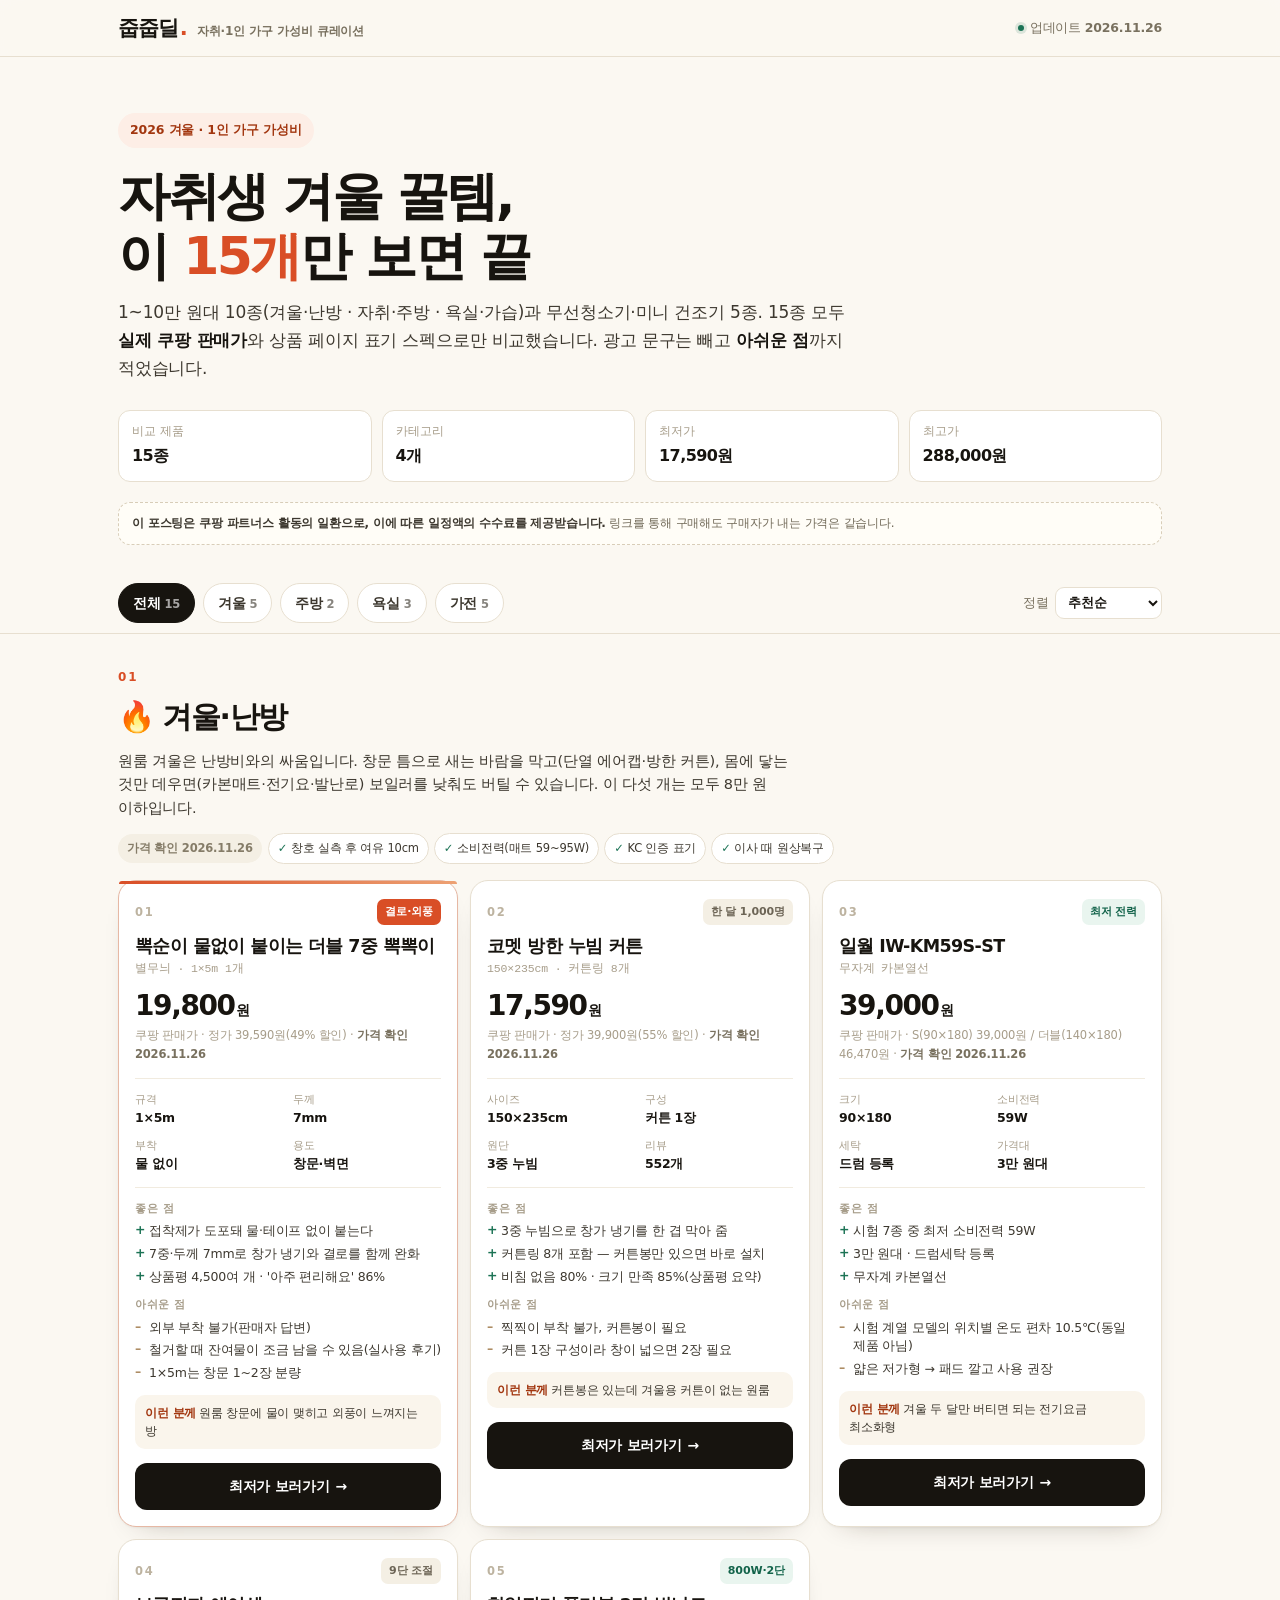
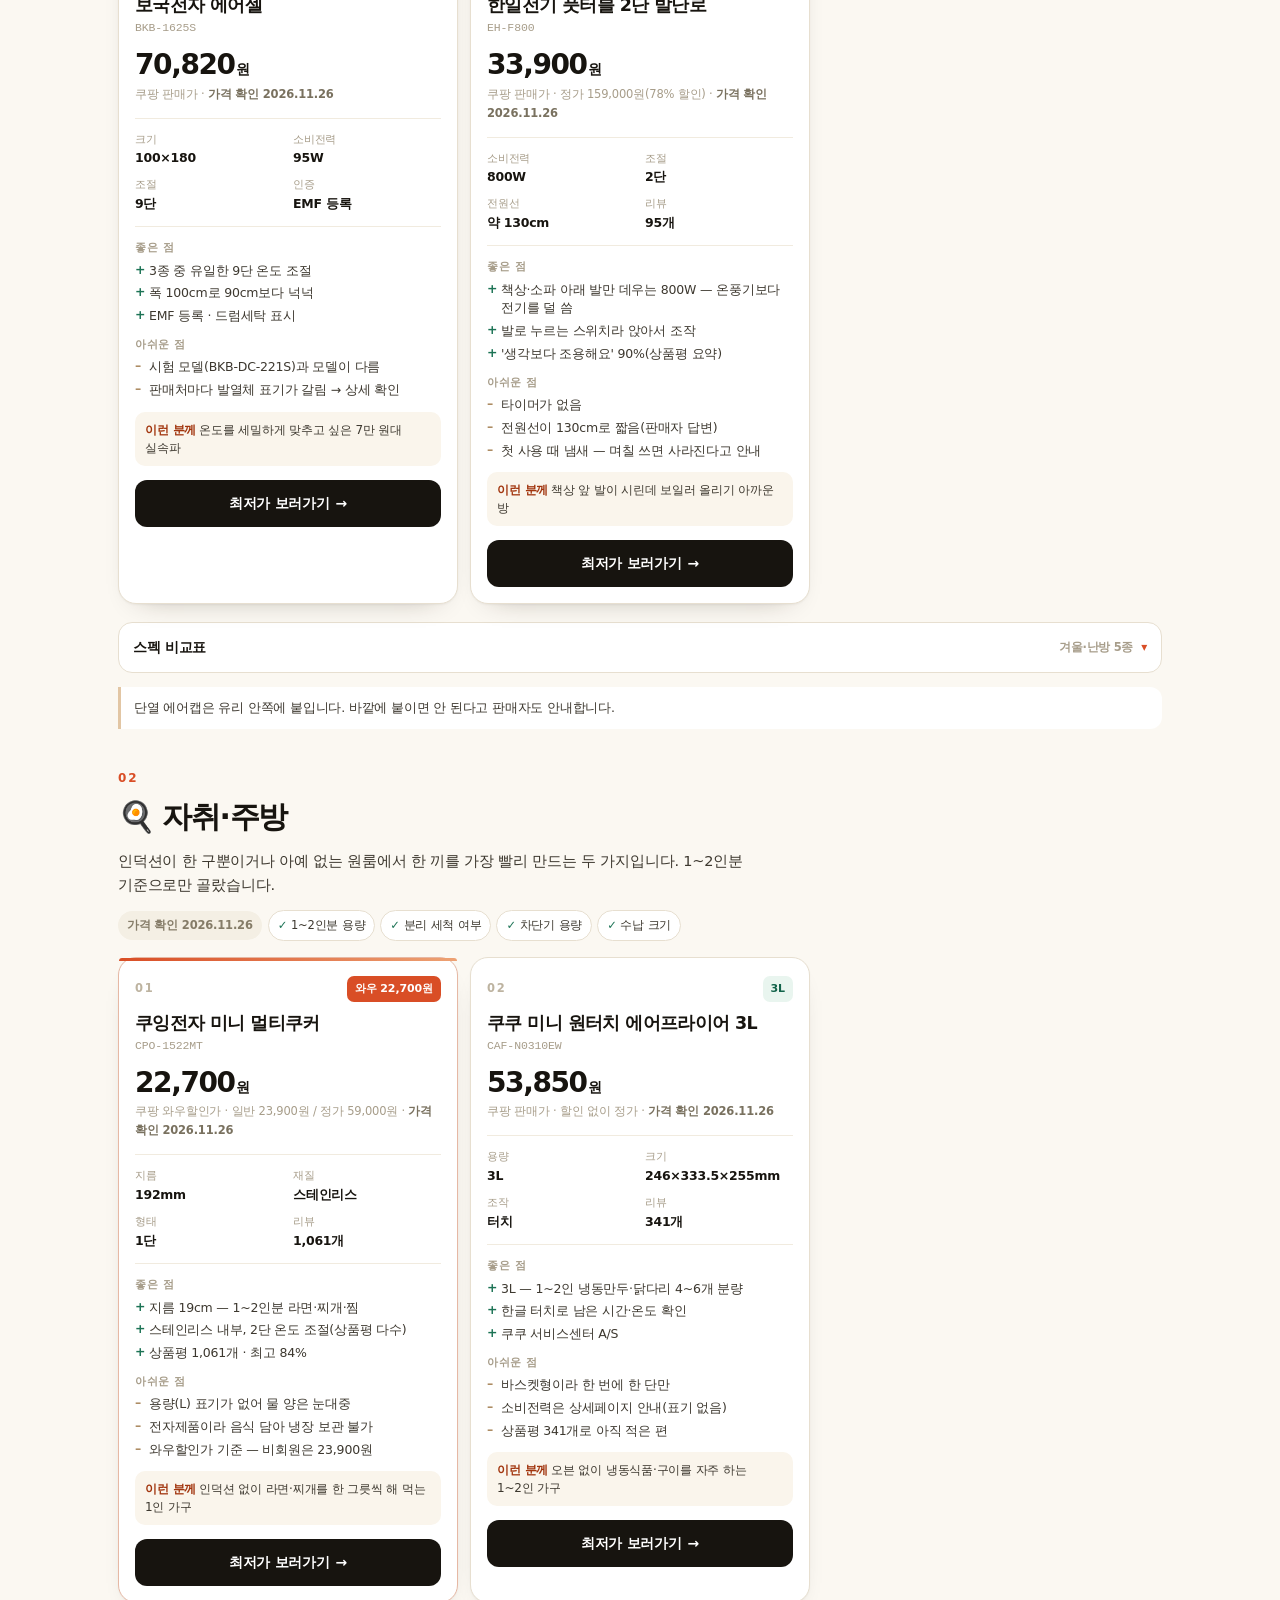
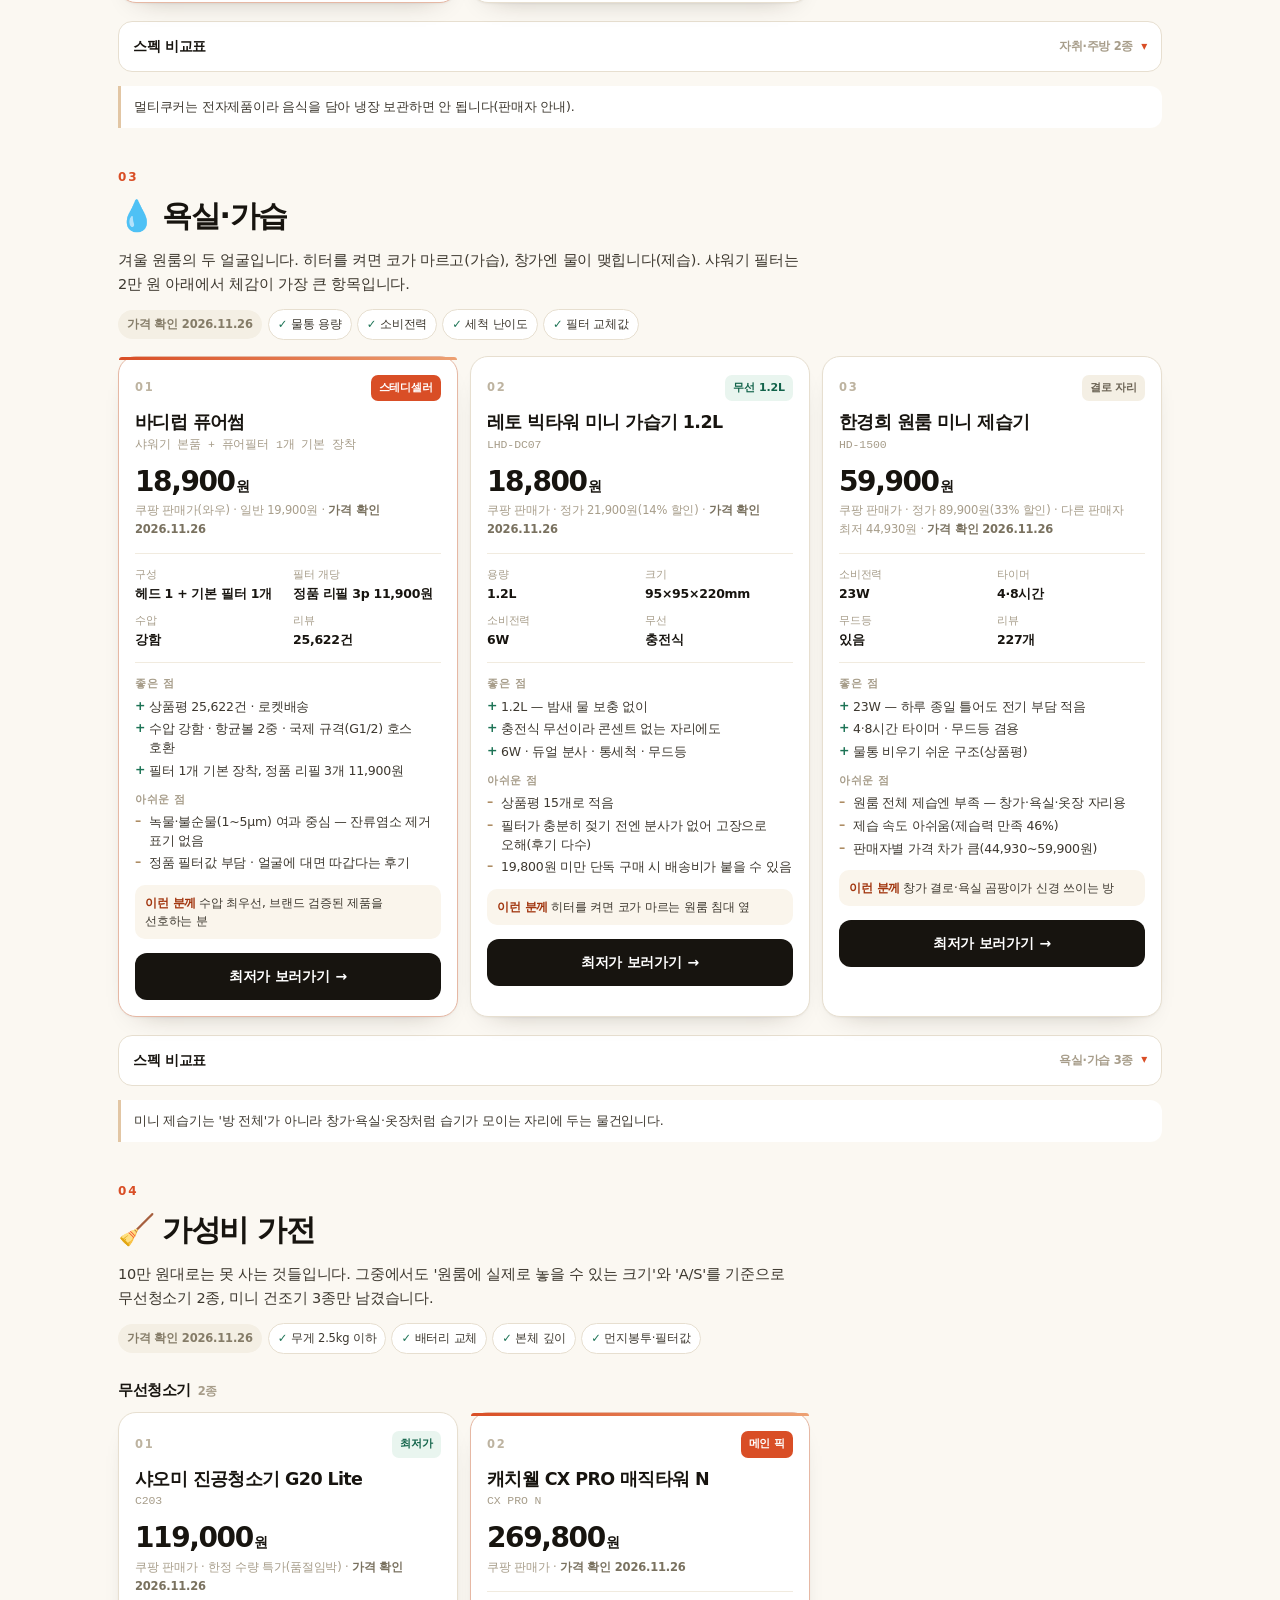
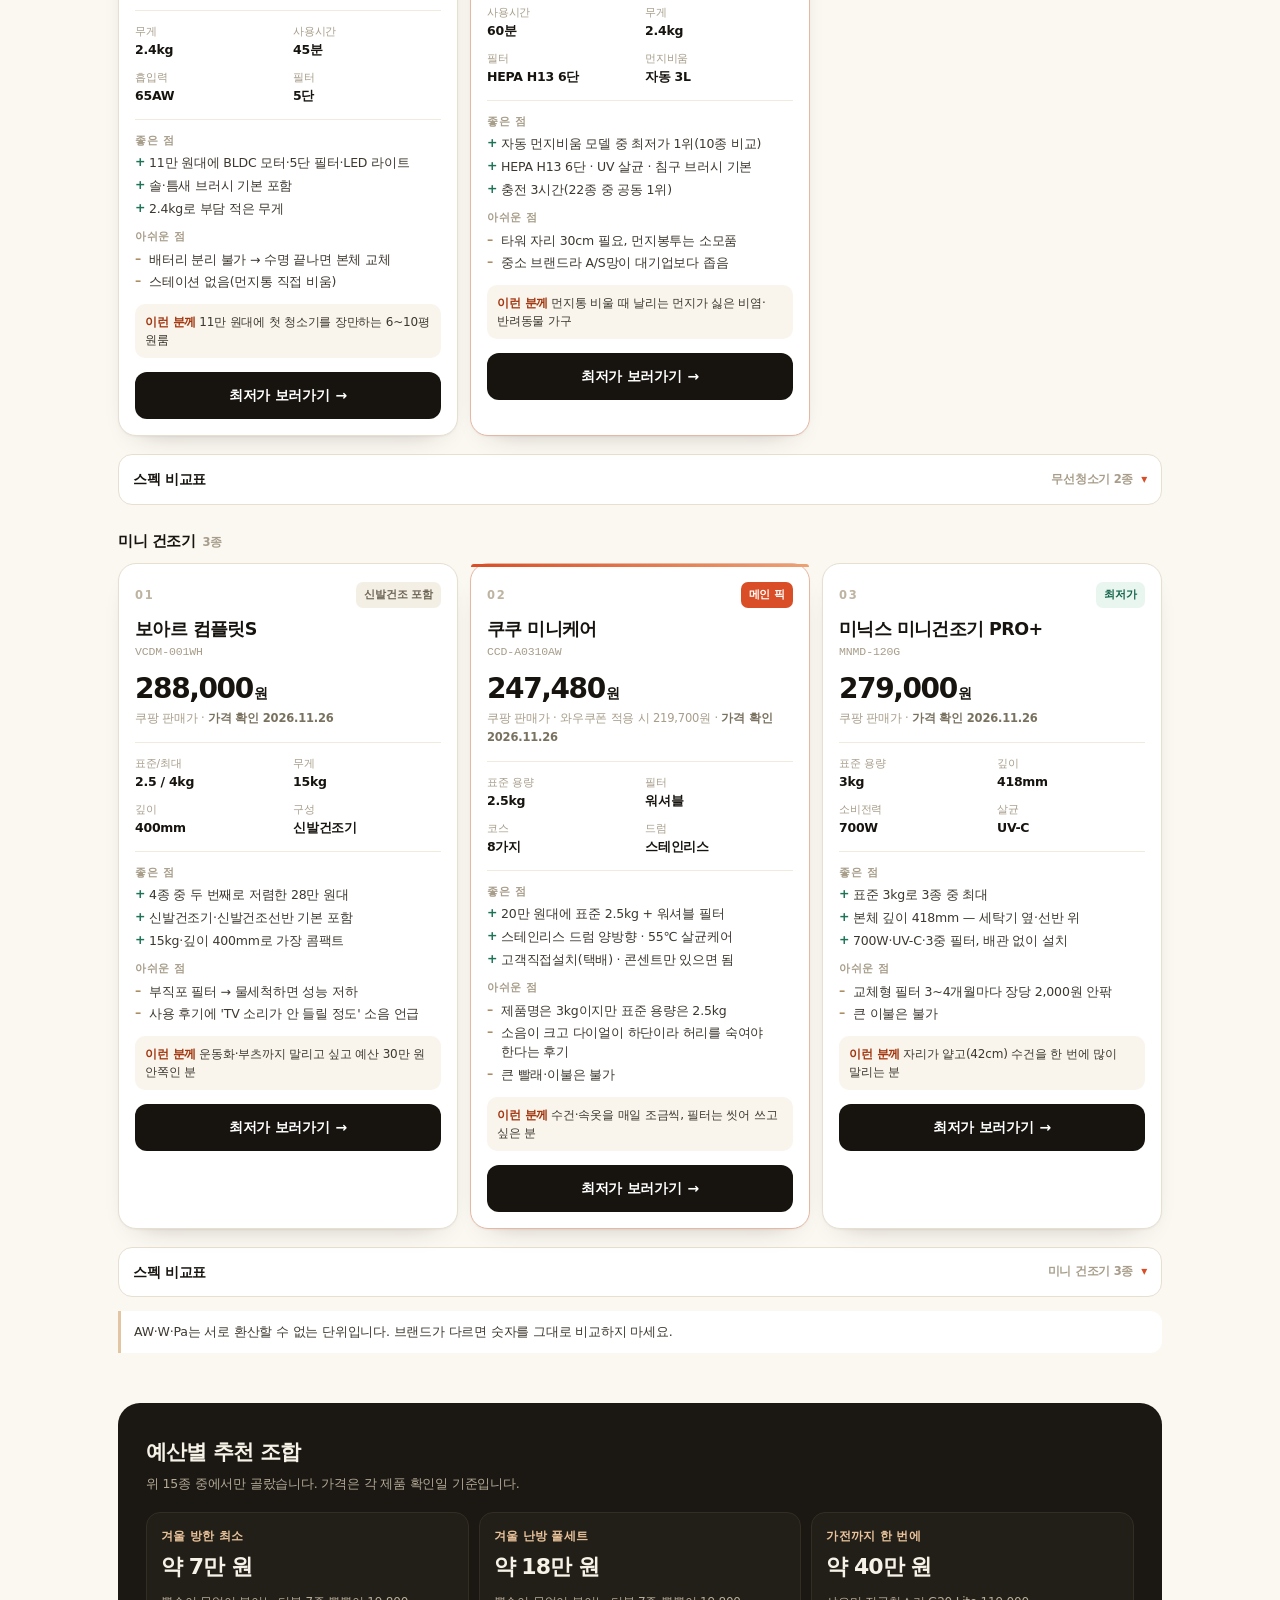
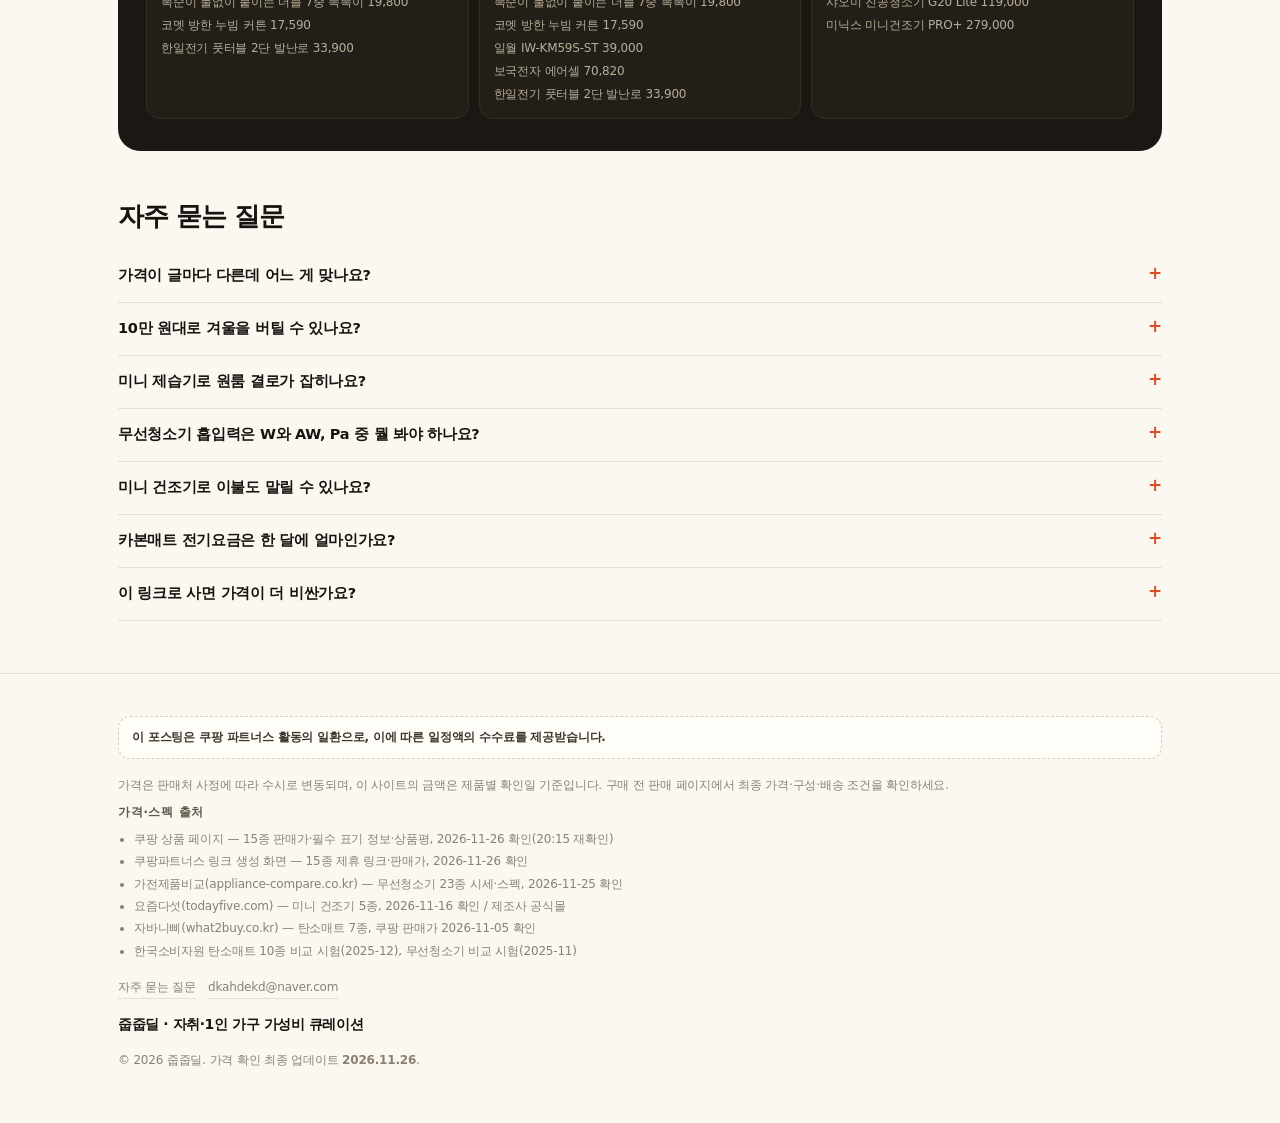
<file: index.html>
<!doctype html>
<html lang="ko">
<head>
<meta charset="utf-8">
<meta name="viewport" content="width=device-width, initial-scale=1">
<title>줍줍딜 · 자취생 겨울 꿀템 15종 실제 가격 비교</title>
<meta id="metaDesc" name="description" content="자취·1인 가구 겨울 꿀템 15종을 실제 쿠팡 판매가로 비교합니다. 1~10만 원대 10종(겨울·난방, 자취·주방, 욕실·가습)과 무선청소기·미니 건조기 5종.">
<meta name="robots" content="index,follow,max-image-preview:large">
<meta name="theme-color" content="#fbf8f2">
<meta property="og:type" content="website">
<meta property="og:title" content="줍줍딜 · 자취생 겨울 꿀템 15종 실제 가격 비교">
<meta property="og:description" content="10만 원 이하 겨울·주방·욕실 꿀템 10종 + 가전 5종, 2026년 11월 실제 판매가 기준 비교표.">
<meta property="og:url" content="https://wodnr2295-design.github.io/jupjup-deal/">
<meta property="og:site_name" content="줍줍딜">
<meta property="og:locale" content="ko_KR">
<meta property="og:image" content="https://wodnr2295-design.github.io/jupjup-deal/assets/og.png">
<meta property="og:image:width" content="1200">
<meta property="og:image:height" content="630">
<meta property="og:image:alt" content="줍줍딜 — 자취생 겨울 꿀템 15종 실제 가격 비교">
<meta name="twitter:card" content="summary_large_image">
<meta name="twitter:title" content="줍줍딜 · 자취생 겨울 꿀템 15종 실제 가격 비교">
<meta name="twitter:description" content="10만 원 이하 겨울·주방·욕실 꿀템 10종 + 가전 5종, 2026년 11월 실제 판매가 기준 비교표.">
<meta name="twitter:image" content="https://wodnr2295-design.github.io/jupjup-deal/assets/og.png">
<link rel="canonical" href="https://wodnr2295-design.github.io/jupjup-deal/">
<link rel="icon" href="favicon.svg" type="image/svg+xml">
<link rel="stylesheet" href="assets/style.css">

<!--
  ┌────────────────────────────────────────────────────────────┐
  │  애드센스 (승인 후 주석을 풀고 ca-pub-... 를 본인 ID로)      │
  │  <script async src="https://pagead2.googlesyndication.com/pagead/js/adsbygoogle.js?client=ca-pub-XXXXXXXXXXXXXXXX" crossorigin="anonymous"></script>
  └────────────────────────────────────────────────────────────┘
-->

<script type="application/ld+json">
{
  "@context": "https://schema.org",
  "@type": "WebSite",
  "name": "줍줍딜",
  "alternateName": "자취·1인 가구 가성비 큐레이션",
  "url": "https://wodnr2295-design.github.io/jupjup-deal/",
  "inLanguage": "ko-KR",
  "description": "자취·1인 가구 겨울 꿀템 15종을 실제 쿠팡 판매가로 비교합니다. 1~10만 원대 10종과 무선청소기·미니 건조기 5종."
}
</script>
</head>
<body>

<header class="site-header">
  <div class="site-header__in">
    <a class="brand" href="./">
      <span data-brand>줍줍딜</span><span class="brand__dot">.</span>
      <span class="brand__sub">자취·1인 가구 가성비 큐레이션</span>
    </a>
    <div class="header__meta">
      <span class="dot-live" aria-hidden="true"></span>
      <span>업데이트 <b id="updatedAt">2026.11.26</b></span>
    </div>
  </div>
</header>

<main>
  <div class="wrap">
    <section class="hero">
      <span class="kicker">2026 겨울 · 1인 가구 가성비</span>
      <h1>자취생 겨울 꿀템,<br>이 <em>15개</em>만 보면 끝</h1>
      <p class="hero__lede">
        1~10만 원대 10종(겨울·난방 · 자취·주방 · 욕실·가습)과 무선청소기·미니 건조기 5종. 15종 모두 <b>실제 쿠팡 판매가</b>와 상품 페이지 표기 스펙으로만 비교했습니다.
        광고 문구는 빼고 <b>아쉬운 점</b>까지 적었습니다.
      </p>

      <dl class="stats">
        <div class="stat"><dt>비교 제품</dt><dd id="statCount">15종</dd></div>
        <div class="stat"><dt>카테고리</dt><dd id="statCat">4개</dd></div>
        <div class="stat"><dt>최저가</dt><dd id="statMin">17,590원</dd></div>
        <div class="stat"><dt>최고가</dt><dd id="statMax">288,000원</dd></div>
      </dl>

      <p class="disclosure disclosure--top" id="disclosureTop">
        <b>이 포스팅은 쿠팡 파트너스 활동의 일환으로, 이에 따른 일정액의 수수료를 제공받습니다.</b>
        링크를 통해 구매해도 구매자가 내는 가격은 같습니다.
      </p>
    </section>
  </div>

  <div class="filterbar">
    <div class="filterbar__in">
      <div id="chips" role="group" aria-label="카테고리 필터">
        <button class="chip" type="button" data-filter="all" aria-pressed="true">전체</button>
      </div>
      <label class="sort">
        <span class="sort__t">정렬</span>
        <select id="sortSelect" aria-label="정렬 기준">
          <option value="pick">추천순</option>
          <option value="price-asc">가격 낮은순</option>
          <option value="price-desc">가격 높은순</option>
        </select>
      </label>
    </div>
  </div>

  <div class="wrap">
    <div id="sections">
      <p class="loading">가격표를 불러오는 중…</p>
    </div>

    <section class="budget" aria-labelledby="budgetTitle">
      <h2 id="budgetTitle">예산별 추천 조합</h2>
      <p class="sub">위 15종 중에서만 골랐습니다. 가격은 각 제품 확인일 기준입니다.</p>
      <div class="budget__grid" id="budgetGrid"></div>
    </section>

    <section class="faq" id="faq">
      <h2>자주 묻는 질문</h2>
      <div id="faqList"></div>
    </section>
  </div>
</main>

<footer class="site-footer">
  <div class="wrap">
    <p class="disclosure" id="disclosureBottom">
      <b>이 포스팅은 쿠팡 파트너스 활동의 일환으로, 이에 따른 일정액의 수수료를 제공받습니다.</b>
    </p>
    <p style="margin:16px 0 8px">
      가격은 판매처 사정에 따라 수시로 변동되며, 이 사이트의 금액은 제품별 확인일 기준입니다.
      구매 전 판매 페이지에서 최종 가격·구성·배송 조건을 확인하세요.
    </p>

    <h3>가격·스펙 출처</h3>
    <ul id="srcList"></ul>

    <div class="footer__links">
      <a href="#faq">자주 묻는 질문</a>
      <a href="mailto:dkahdekd@naver.com" id="contactMail">dkahdekd@naver.com</a>
    </div>

    <p class="footer__brand"><span data-brand>줍줍딜</span> · 자취·1인 가구 가성비 큐레이션</p>
    <p>© 2026 <span data-brand>줍줍딜</span>. 가격 확인 최종 업데이트 <b id="footUpdated">2026.11.26</b>.</p>
  </div>
</footer>

<noscript>
  <div class="wrap">
    <div class="error-box">
      가격 비교표를 표시하려면 브라우저의 JavaScript 설정을 켜 주세요.
      휴대폰·PC 브라우저는 대부분 기본으로 켜져 있습니다.
    </div>
  </div>
</noscript>

<script src="assets/app.js" defer></script>
</body>
</html>
</file>
<file: assets/style.css>
/* =========================================================
   줍줍딜 — 자취·IT 가성비 큐레이션
   mobile first / no dependencies
   ========================================================= */

:root{
  --ink:#17140f;
  --ink-2:#3d382f;
  --muted:#79715f;
  --faint:#a79d8a;
  --paper:#fbf8f2;
  --paper-2:#f4efe4;
  --card:#ffffff;
  --line:#e7dfd0;
  --line-soft:#f1ebdf;
  --accent:#d94e26;
  --accent-ink:#a2360f;
  --accent-soft:#fdeee6;
  --green:#1c7355;
  --green-soft:#e9f5ef;
  --gold:#9a6f14;
  --radius:18px;
  --radius-sm:12px;
  --max:1080px;
  --header-h:56px;
  --shadow:0 1px 2px rgba(35,25,10,.04), 0 12px 28px -22px rgba(35,25,10,.45);
}

*,*::before,*::after{box-sizing:border-box}
html{-webkit-text-size-adjust:100%; scroll-behavior:smooth}
body{
  margin:0;
  background:var(--paper);
  color:var(--ink);
  font-family:"Pretendard","Pretendard Variable",-apple-system,BlinkMacSystemFont,"Apple SD Gothic Neo",
    "Noto Sans KR","Malgun Gothic",system-ui,sans-serif;
  font-size:16px; line-height:1.65; letter-spacing:-.012em;
  word-break:keep-all; overflow-wrap:break-word;
  -webkit-font-smoothing:antialiased;
}
img{max-width:100%; display:block}
a{color:inherit}
button{font:inherit; color:inherit; cursor:pointer}
:focus-visible{outline:2px solid var(--accent); outline-offset:3px; border-radius:6px}

.wrap{max-width:var(--max); margin:0 auto; padding:0 18px}

/* ---------- header ---------- */
.site-header{
  position:sticky; top:0; z-index:60;
  background:rgba(251,248,242,.94);
  -webkit-backdrop-filter:saturate(180%) blur(10px);
  backdrop-filter:saturate(180%) blur(10px);
  border-bottom:1px solid var(--line);
}
.site-header__in{
  max-width:var(--max); margin:0 auto; height:var(--header-h);
  padding:0 18px;
  display:flex; align-items:center; justify-content:space-between; gap:12px;
}
.brand{
  display:inline-flex; align-items:baseline; gap:2px;
  font-weight:800; font-size:19px; letter-spacing:-.05em; text-decoration:none;
}
.brand__dot{color:var(--accent)}
.brand__sub{
  display:none; margin-left:8px; font-size:12px; font-weight:600;
  color:var(--muted); letter-spacing:-.01em;
}
.header__meta{display:flex; align-items:center; gap:6px; font-size:11.5px; color:var(--muted)}
.dot-live{
  width:6px; height:6px; border-radius:50%; background:var(--green);
  box-shadow:0 0 0 3px rgba(28,115,85,.14);
}
@media (min-width:760px){
  .brand{font-size:21px}
  .brand__sub{display:inline}
  .header__meta{font-size:12.5px}
}

/* ---------- hero ---------- */
.hero{padding:36px 0 8px}
.kicker{
  display:inline-flex; align-items:center; gap:7px;
  background:var(--accent-soft); color:var(--accent-ink);
  font-size:12.5px; font-weight:800; letter-spacing:-.01em;
  padding:7px 12px; border-radius:999px;
}
.hero h1{
  margin:18px 0 12px; font-weight:850; letter-spacing:-.048em; line-height:1.16;
  font-size:clamp(29px,7.4vw,52px);
}
.hero h1 em{font-style:normal; color:var(--accent)}
.hero__lede{margin:0; color:var(--ink-2); font-size:15.5px; max-width:44em}
.hero__lede b{font-weight:800; color:var(--ink)}
.stats{display:grid; grid-template-columns:repeat(2,1fr); gap:8px; margin-top:22px}
.stat{
  background:var(--card); border:1px solid var(--line); border-radius:var(--radius-sm);
  padding:11px 13px;
}
.stat dt{font-size:11.5px; color:var(--faint); letter-spacing:.01em}
.stat dd{margin:2px 0 0; font-size:16px; font-weight:800; letter-spacing:-.035em}
@media (min-width:760px){
  .hero{padding:56px 0 10px}
  .hero__lede{font-size:17px}
  .stats{grid-template-columns:repeat(4,1fr); gap:10px; margin-top:28px}
}

/* ---------- disclosure ---------- */
.disclosure{
  margin:16px 0 0; font-size:12px; line-height:1.6; color:#726a59;
  background:#fffdf7; border:1px dashed #d8cdb8; border-radius:12px; padding:11px 13px;
}
.disclosure b{color:var(--ink-2); font-weight:700}
.disclosure--top{margin-top:20px}

/* ---------- filter bar ---------- */
.filterbar{
  position:sticky; top:var(--header-h); z-index:50;
  background:rgba(251,248,242,.96);
  -webkit-backdrop-filter:blur(8px); backdrop-filter:blur(8px);
  border-bottom:1px solid var(--line);
  margin-top:18px;
}
.filterbar__in{
  max-width:var(--max); margin:0 auto; padding:10px 18px;
  display:flex; align-items:center; gap:10px;
}
#chips{
  display:flex; gap:8px; align-items:center;
  flex:1 1 auto; min-width:0;
  overflow-x:auto; scrollbar-width:none; -webkit-overflow-scrolling:touch;
  -webkit-mask-image:linear-gradient(to right,#000 calc(100% - 16px),transparent 100%);
  mask-image:linear-gradient(to right,#000 calc(100% - 16px),transparent 100%);
}
#chips::-webkit-scrollbar{display:none}
.filterbar__in::-webkit-scrollbar{display:none}
.chip{
  flex:0 0 auto; border:1px solid var(--line); background:var(--card);
  color:var(--ink-2); font-size:13.5px; font-weight:700; letter-spacing:-.02em;
  padding:8px 14px; border-radius:999px; transition:.15s ease; white-space:nowrap;
}
.chip[aria-pressed="true"]{background:var(--ink); border-color:var(--ink); color:#fff}
.chip__count{font-size:11.5px; opacity:.62; margin-left:4px; font-weight:700}
.sort{
  flex:0 0 auto; display:flex; align-items:center; gap:6px;
  font-size:12.5px; color:var(--muted);
}
.sort select{
  border:1px solid var(--line); background:var(--card); color:var(--ink);
  font-size:12.5px; font-weight:700; padding:7px 8px; border-radius:9px;
}
@media (max-width:600px){
  .sort__t{display:none}
  .filterbar__in{padding:9px 14px; gap:8px}
  #chips{gap:6px}
  .chip{font-size:12.5px; padding:7px 11px}
  .chip__count{font-size:11px; margin-left:3px}
}

/* ---------- sections ---------- */
main{padding-bottom:10px}
.cat{padding:34px 0 6px; scroll-margin-top:calc(var(--header-h) + 58px)}
.cat[hidden]{display:none}
.cat__head{margin-bottom:16px}
.cat__no{
  font-size:12px; font-weight:800; color:var(--accent); letter-spacing:.16em; margin:0 0 4px;
}
.cat h2{
  margin:0 0 8px; font-size:clamp(21px,5.2vw,30px); font-weight:850; letter-spacing:-.04em;
  display:flex; align-items:center; gap:8px;
}
.cat__lede{margin:0; color:var(--ink-2); font-size:14.5px; max-width:48em}
.cat__meta{display:flex; flex-wrap:wrap; gap:6px; margin-top:12px; align-items:center}
.stamp{
  font-size:11.5px; font-weight:700; color:#857c68; background:var(--paper-2);
  padding:5px 9px; border-radius:999px; white-space:nowrap;
}
.checks{list-style:none; display:flex; flex-wrap:wrap; gap:5px; margin:0; padding:0}
.checks li{
  font-size:11.5px; color:var(--ink-2); background:var(--card);
  border:1px solid var(--line); padding:5px 9px; border-radius:999px;
}
.checks li::before{content:"✓ "; color:var(--green); font-weight:800}

/* ---------- cards ---------- */
.grid{display:grid; gap:12px; grid-template-columns:1fr}
@media (min-width:620px){ .grid{grid-template-columns:repeat(2,1fr)} }
@media (min-width:980px){ .grid{grid-template-columns:repeat(3,1fr)} }

.card{
  position:relative; display:flex; flex-direction:column;
  background:var(--card); border:1px solid var(--line); border-radius:var(--radius);
  padding:18px 16px 16px; box-shadow:var(--shadow);
}
.card--pick{border-color:#e6b8a4}
.card--pick::before{
  content:""; position:absolute; left:0; right:0; top:0; height:3px;
  background:linear-gradient(90deg,var(--accent),#eda173); border-radius:var(--radius) var(--radius) 0 0;
}
.card__top{display:flex; align-items:center; justify-content:space-between; gap:8px; margin-bottom:10px}
.rank{font-size:11.5px; font-weight:800; color:#bdb3a0; letter-spacing:.16em}
.badge{
  font-size:11px; font-weight:800; padding:4px 8px; border-radius:7px; letter-spacing:-.01em;
}
.badge--pick{background:var(--accent); color:#fff}
.badge--low{background:var(--green-soft); color:#12634a}
.badge--alt{background:var(--paper-2); color:#6c6455}
.card__name{margin:0 0 2px; font-size:17.5px; font-weight:840; letter-spacing:-.035em; line-height:1.3}
.card__model{
  margin:0 0 12px; font-size:11.5px; color:var(--faint);
  font-family:ui-monospace,SFMono-Regular,Menlo,monospace; letter-spacing:-.01em;
}
.price{margin:0; font-size:28px; font-weight:860; letter-spacing:-.05em; line-height:1.1}
.price small{font-size:14px; font-weight:700; letter-spacing:-.02em; margin-left:1px}
.card__note{margin:4px 0 0; font-size:11.5px; color:var(--faint)}
.card__note b{color:var(--muted); font-weight:700}

.specs{
  list-style:none; margin:14px 0 0; padding:12px 0;
  border-top:1px solid var(--line-soft); border-bottom:1px solid var(--line-soft);
  display:grid; grid-template-columns:1fr 1fr; gap:8px 10px;
}
.specs li{display:flex; flex-direction:column; gap:0}
.specs span{font-size:10.5px; color:var(--faint)}
.specs b{font-size:12.5px; font-weight:750; letter-spacing:-.02em}

.pc{display:grid; gap:10px; margin:12px 0 0}
.pc h4{margin:0 0 5px; font-size:10.5px; font-weight:800; letter-spacing:.06em; color:var(--faint)}
.pc ul{list-style:none; margin:0; padding:0; display:grid; gap:4px}
.pc li{position:relative; padding-left:14px; font-size:12.5px; line-height:1.5; color:var(--ink-2)}
.pros li::before{content:"+"; position:absolute; left:0; top:-1px; color:var(--green); font-weight:800}
.cons li::before{content:"–"; position:absolute; left:0; top:-1px; color:#ad8c63; font-weight:800}

.fit{
  margin:12px 0 0; font-size:12px; line-height:1.5; color:var(--ink-2);
  background:#faf5ec; border-radius:10px; padding:9px 10px;
}
.fit b{color:var(--accent-ink); font-weight:800; margin-right:3px}

.cta{
  margin-top:14px; display:flex; align-items:center; justify-content:center; gap:6px;
  min-height:46px; padding:12px 14px; border-radius:12px;
  background:var(--ink); color:#fff; text-decoration:none;
  font-size:14px; font-weight:800; letter-spacing:-.02em;
  transition:.16s ease;
}
.cta span{transition:transform .16s ease}
.cta:hover{background:var(--accent)}
.cta:hover span{transform:translateX(3px)}
.cta--muted{background:#efe9dc; color:#5c5445}
.cta--muted:hover{background:#e6dfd0}

/* ---------- table ---------- */
.table-wrap{margin-top:18px}
.spec{
  margin-top:18px; border:1px solid var(--line); border-radius:14px;
  background:var(--card); overflow:hidden;
}
.spec > summary{
  list-style:none; cursor:pointer; display:flex; align-items:center; gap:8px;
  padding:13px 14px; font-size:13.5px; font-weight:800; letter-spacing:-.02em;
}
.spec > summary::-webkit-details-marker{display:none}
.spec__t{color:var(--ink)}
.spec__n{margin-left:auto; font-size:11.5px; font-weight:700; color:var(--faint)}
.spec > summary::after{content:"▾"; color:var(--accent); font-size:12px; font-weight:800}
.spec[open] > summary::after{content:"▴"}
.spec[open] > summary{border-bottom:1px solid var(--line-soft); background:#fffdf8}
.spec .table-wrap{margin:0; padding:12px 12px 14px}
.group{margin-top:24px}
.group__title{
  display:flex; align-items:baseline; gap:7px; margin:0 0 10px;
  font-size:15px; font-weight:850; letter-spacing:-.03em;
}
.group__count{font-size:11.5px; font-weight:700; color:var(--faint)}
.table-scroll{
  overflow-x:auto; -webkit-overflow-scrolling:touch;
  border:1px solid var(--line); border-radius:14px; background:var(--card);
}
table{border-collapse:collapse; width:100%; min-width:620px; table-layout:fixed; font-size:12.5px}
thead th{
  background:var(--paper-2); color:#5f5748; font-size:11.5px; font-weight:800;
  text-align:left; padding:10px 11px; border-bottom:1px solid var(--line); white-space:nowrap;
}
thead th:first-child{color:var(--faint); font-weight:700; width:92px; white-space:normal}
tbody th{
  text-align:left; font-weight:700; color:var(--muted); font-size:11.5px;
  padding:9px 11px; border-bottom:1px solid var(--line-soft);
  background:#fdfbf6; white-space:normal; width:92px;
}
tbody td{
  padding:9px 11px; border-bottom:1px solid var(--line-soft); border-left:1px solid #f7f2e7;
  letter-spacing:-.02em; vertical-align:top;
}
tbody tr:last-child th, tbody tr:last-child td{border-bottom:0}
.table-hint{margin:8px 1px 0; font-size:11px; color:var(--faint)}
@media (min-width:700px){ .table-hint{display:none} }
.note{
  margin:14px 0 0; font-size:12.5px; line-height:1.6; color:var(--ink-2);
  background:var(--card); border-left:3px solid #e2c6a4; border-radius:0 12px 12px 0; padding:11px 13px;
}

/* ---------- budget ---------- */
.budget{
  margin:44px 0 0; background:#1b1813; color:#f7f2e8;
  border-radius:22px; padding:26px 20px;
}
.budget h2{margin:0 0 4px; font-size:21px; font-weight:850; letter-spacing:-.04em}
.budget p.sub{margin:0 0 18px; font-size:12.5px; color:#b3a996}
.budget__grid{display:grid; gap:10px}
.bud{border:1px solid #332d24; background:#221e18; border-radius:14px; padding:14px}
.bud h3{margin:0 0 2px; font-size:12px; font-weight:800; color:#e9c39b; letter-spacing:.02em}
.bud strong{display:block; font-size:22px; font-weight:850; letter-spacing:-.045em; margin-bottom:8px}
.bud ul{margin:0; padding:0; list-style:none; display:grid; gap:3px}
.bud li{font-size:12px; color:#b8ad99}
@media (min-width:760px){
  .budget{padding:32px 28px}
  .budget__grid{grid-template-columns:repeat(3,1fr)}
}

/* ---------- faq ---------- */
.faq{padding:44px 0 8px}
.faq h2{margin:0 0 12px; font-size:clamp(19px,4.6vw,26px); font-weight:850; letter-spacing:-.04em}
.faq details{border-bottom:1px solid var(--line); padding:14px 0}
.faq summary{
  cursor:pointer; list-style:none; display:flex; justify-content:space-between; gap:12px;
  font-size:14.5px; font-weight:750; letter-spacing:-.02em;
}
.faq summary::-webkit-details-marker{display:none}
.faq summary::after{content:"+"; color:var(--accent); font-weight:800; font-size:17px; line-height:1.1}
.faq details[open] summary::after{content:"–"}
.faq__body{font-size:13.5px; color:var(--ink-2); margin-top:8px; line-height:1.7}

/* ---------- footer ---------- */
.site-footer{
  margin-top:34px; border-top:1px solid var(--line);
  padding:26px 0 40px; font-size:12px; color:#8a8172; line-height:1.7;
}
.site-footer h3{margin:0 0 6px; font-size:11.5px; color:#5d5647; letter-spacing:.06em}
.site-footer ul{margin:0 0 16px; padding-left:16px}
.site-footer li{margin-bottom:2px}
.footer__brand{font-weight:800; color:var(--ink); font-size:14px; letter-spacing:-.03em}
.footer__links{display:flex; gap:12px; margin:10px 0 14px; flex-wrap:wrap}
.footer__links a{text-decoration:none; border-bottom:1px solid var(--line)}

/* ---------- states ---------- */
.loading{padding:60px 0; text-align:center; color:var(--muted); font-size:14px}
.loading::before{
  content:""; display:block; width:22px; height:22px; margin:0 auto 12px;
  border:2px solid var(--line); border-top-color:var(--accent); border-radius:50%;
  animation:spin .8s linear infinite;
}
@keyframes spin{to{transform:rotate(360deg)}}
.error-box{
  margin:20px 0; padding:16px; border-radius:12px;
  background:#fdf0ec; border:1px solid #f0c9bd; color:#8c3a22; font-size:13px; line-height:1.6;
}
.sr-only{
  position:absolute; width:1px; height:1px; padding:0; margin:-1px;
  overflow:hidden; clip:rect(0 0 0 0); white-space:nowrap; border:0;
}
@media (prefers-reduced-motion:reduce){
  *{animation:none!important; transition:none!important; scroll-behavior:auto!important}
}
@media print{
  .site-header,.filterbar,.cta{display:none!important}
  body{background:#fff}
  .card{box-shadow:none}
}
</file>
